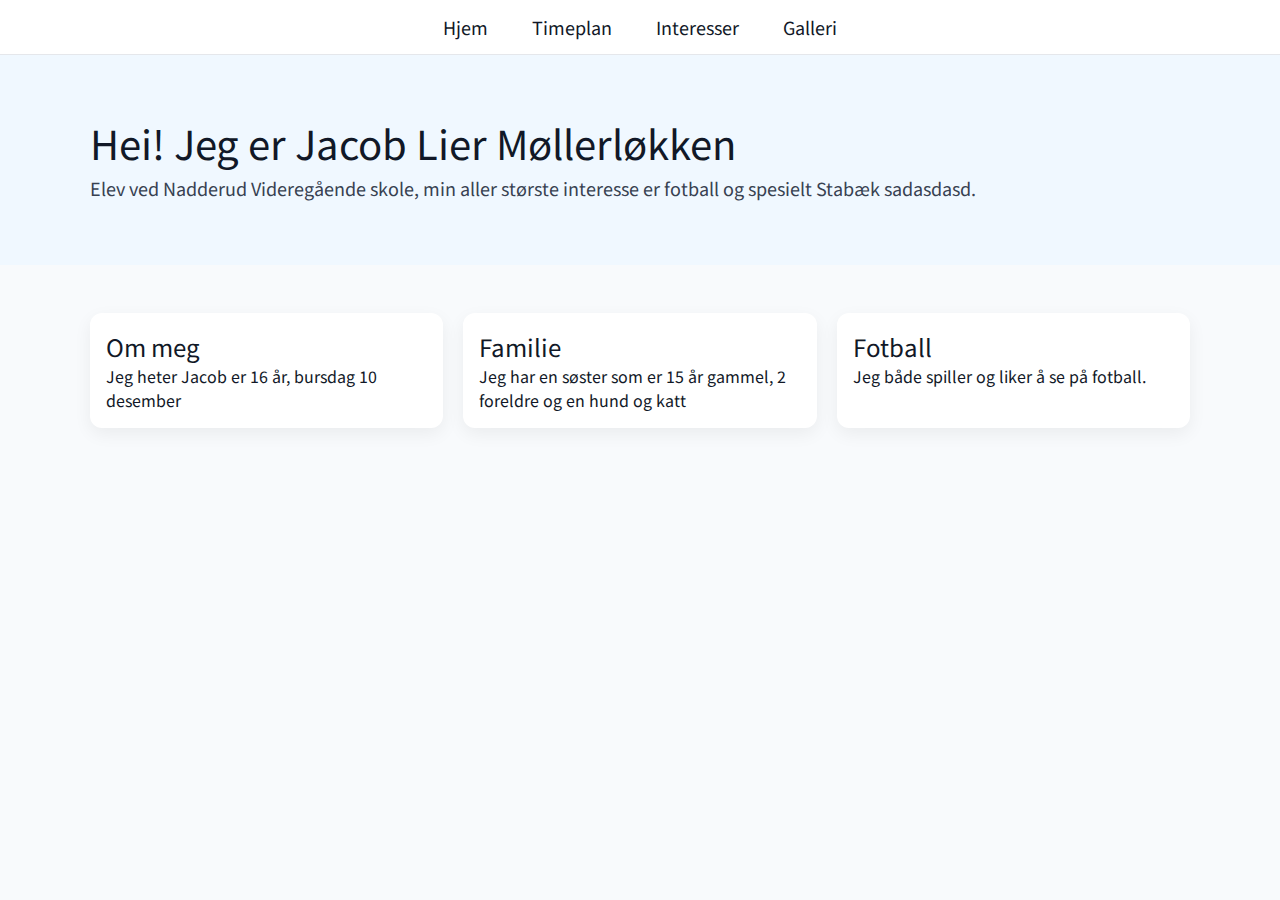
<file: Index.html>
<!DOCTYPE html>
<html lang="no">
<head>
    <meta charset="UTF-8">
    <meta name="viewport" content="width=device-width, initial-scale=1.0">
    <title>Om meg – Hjem</title>
    <meta name="description" content="Nettside om meg – hovedside med korte fakta og bilder.">
    <link rel="stylesheet" href="Style.css">
</head>
<body>
    <header>
        <nav>
            <ul>
                <li><a href="IndexMeg.html">Hjem</a></li> 
                <li><a href="Timeplan.html">Timeplan</a></li>   
                <li><a href="Stabæk.html">Interesser</a></li>
                <li><a href="BildeGalleri.html">Galleri</a></li>              
            </ul>
        </nav>
    </header>
    <main>
        <section class="hero">
            <div class="container">
                <h1 class="title">Hei! Jeg er Jacob Lier Møllerløkken</h1>
                <p class="subtitle">Elev ved Nadderud Videregående skole, min aller største interesse er fotball og spesielt Stabæk sadasdasd.</p>
            </div>
        </section>
        <section class="section">
            <div class="container cards">
                <div class="card">
                    <h2>Om meg</h2>
                    <p>Jeg heter Jacob er 16 år, bursdag 10 desember</p>
                </div>
                <div class="card">
                    <h2>Familie</h2>
                    <p>Jeg har en søster som er 15 år gammel, 2 foreldre og en hund og katt</p>
                    
                </div>
                <div class="card">
                    <h2>Fotball</h2>
                    <p>Jeg både spiller og liker å se på fotball.</p>
                </div>
            </div>
        </section>
    </main>
</body>
</html>
</file>
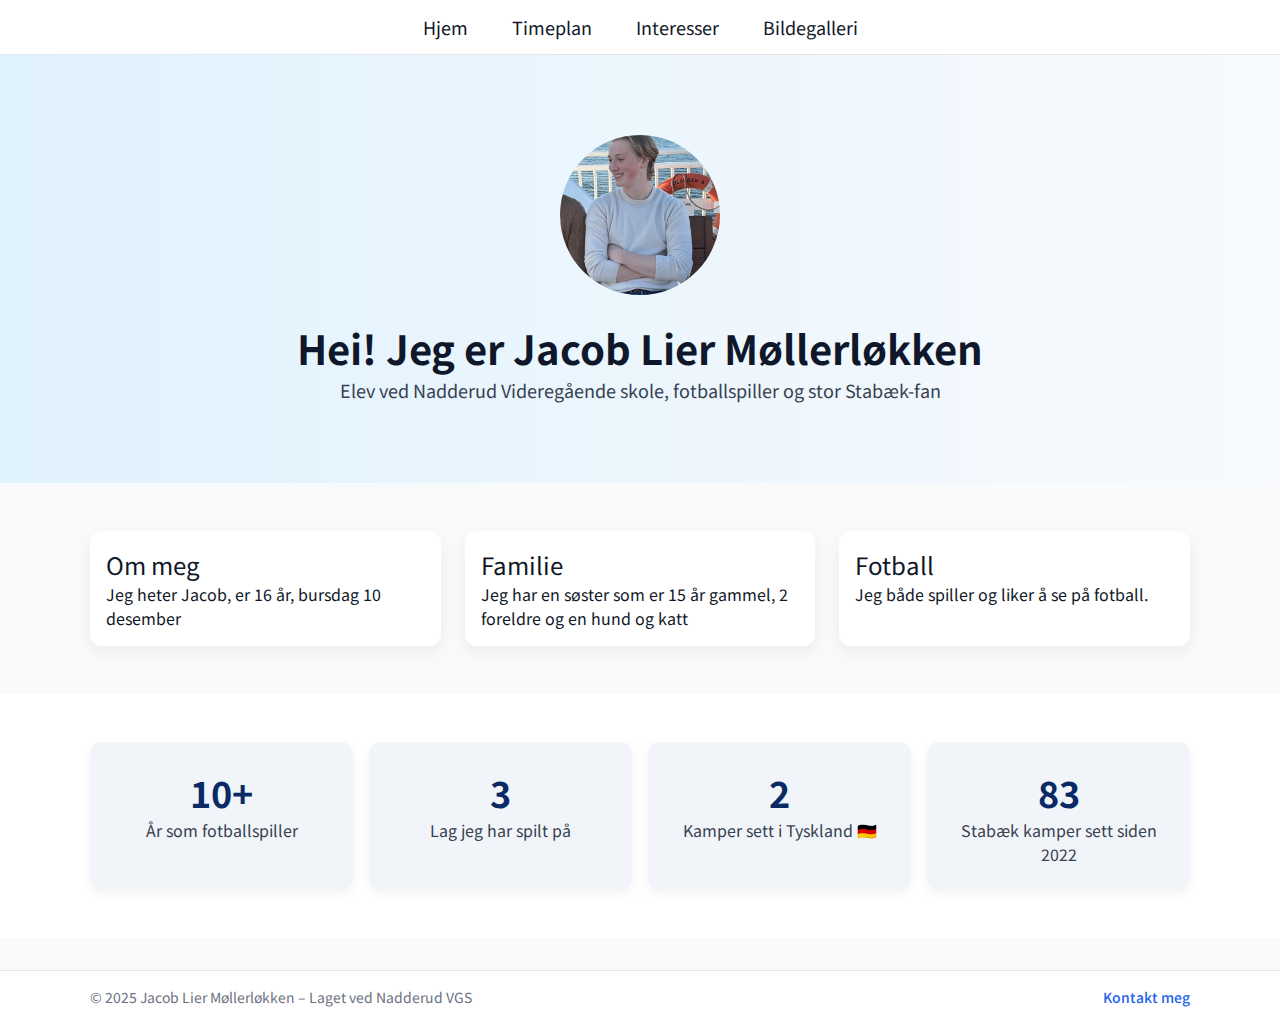
<file: index.html>
<!DOCTYPE html>
<html lang="no">
<head>
    <meta charset="UTF-8">
    <meta name="viewport" content="width=device-width, initial-scale=1.0">
    <title>Om meg – Hjem</title>
    <meta name="description" content="Nettside om meg – hovedside med korte fakta og bilder.">
    <link rel="stylesheet" href="style.css">
</head>
<body>
    <header>
        <nav>
            <ul>
                <li><a href="index.html">Hjem</a></li> 
                <li><a href="timeplan.html">Timeplan</a></li>   
                <li><a href="stabak.html">Interesser</a></li>
                <li><a href="bg.html">Bildegalleri</a></li>            
            </ul>
        </nav>
    </header>
    <main>
        <section class="hero">
            <div class="container hero-content">
                <img src="Bilder/pfpjacob.jpg" alt="Jacob Lier Møllerløkken" class="hero-img">
                <div class="hero-text">
                    <h1 class="title">Hei! Jeg er Jacob Lier Møllerløkken</h1>
                    <p class="subtitle">Elev ved Nadderud Videregående skole, fotballspiller og stor Stabæk-fan</p>
                </div>
            </div>
        </section>
        <section class="section">
            <div class="container cards">
                <div class="card">
                    <h2>Om meg</h2>
                    <p>Jeg heter Jacob, er 16 år, bursdag 10 desember</p>
                </div>
                <div class="card">
                    <h2>Familie</h2>
                    <p>Jeg har en søster som er 15 år gammel, 2 foreldre og en hund og katt</p>
                    
                </div>
                <div class="card">
                    <h2>Fotball</h2>
                    <p>Jeg både spiller og liker å se på fotball.</p>
                </div>
            </div>
        </section>
        <section class="section stats">
            <div class="container grid grid-3">
                <div class="stat-card">
                    <h3>10+</h3>
                    <p>År som fotballspiller</p>
                </div>
                <div class="stat-card">
                    <h3>3</h3>
                    <p>Lag jeg har spilt på</p>
                </div>
                <div class="stat-card">
                    <h3>2</h3>
                    <p>Kamper sett i Tyskland 🇩🇪</p>
                </div>
                <div class="stat-card">
                    <h3>83</h3>
                    <p>Stabæk kamper sett siden 2022</p>
                </div>
            </div>
        </section>
    </main>
    <footer>
        <div class="container">
            <p>&copy; 2025 Jacob Lier Møllerløkken – Laget ved Nadderud VGS</p>
            <p><a href="mailto:jacob.mollerlokken@gmail.com">Kontakt meg</a></p>
        </div>
    </footer>
</body>
</html>
</file>
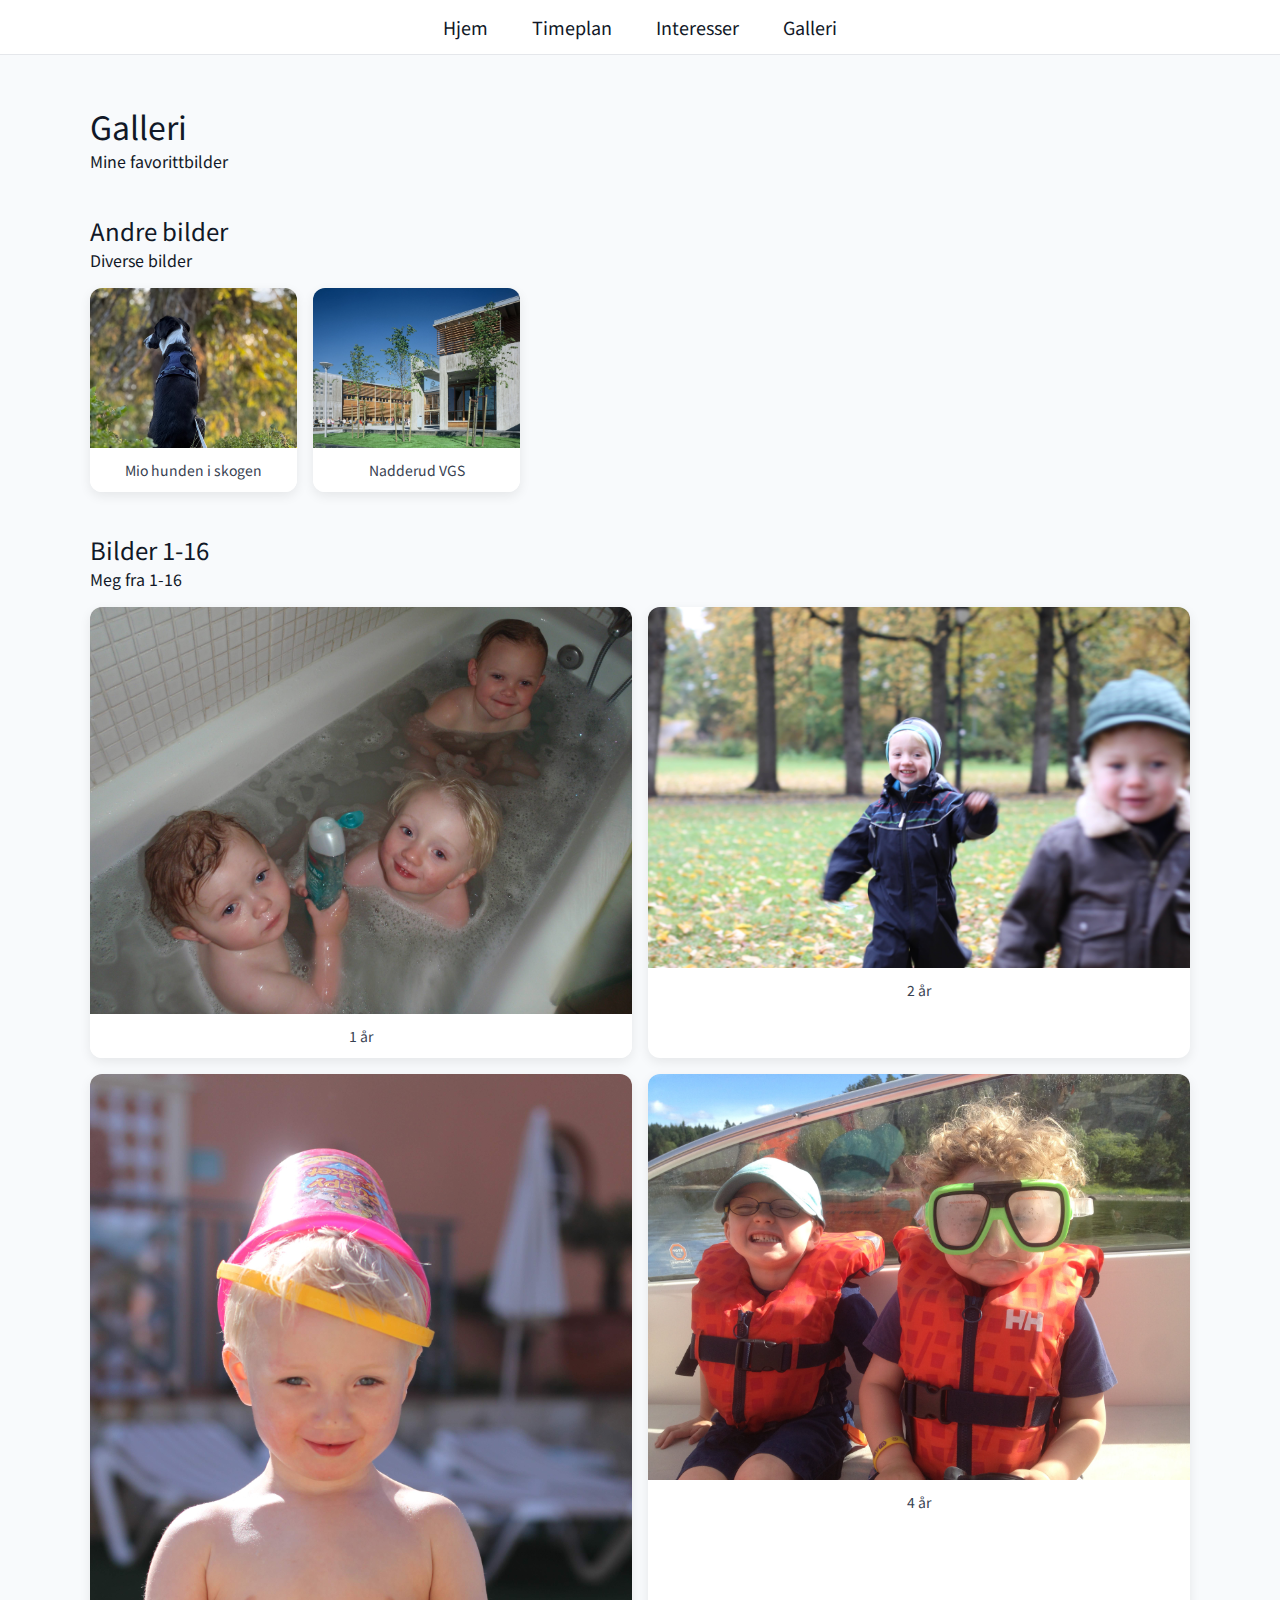
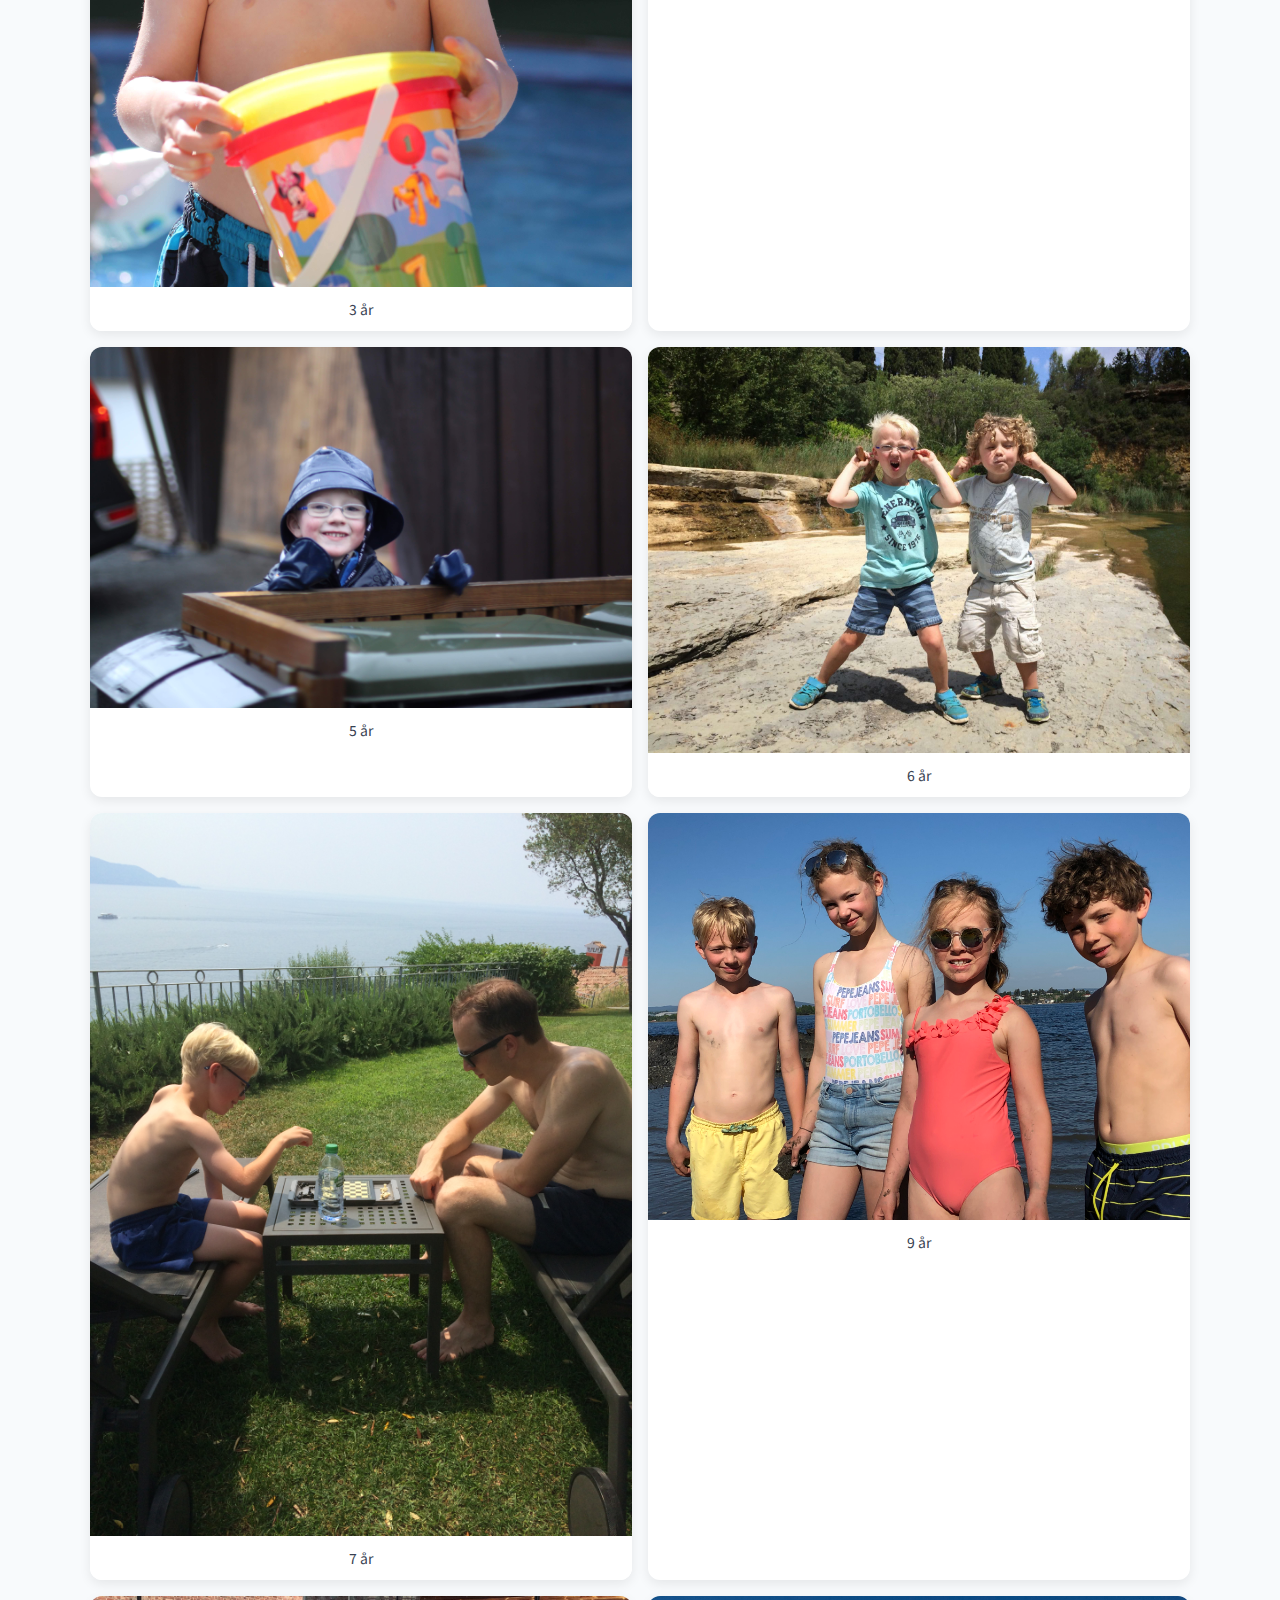
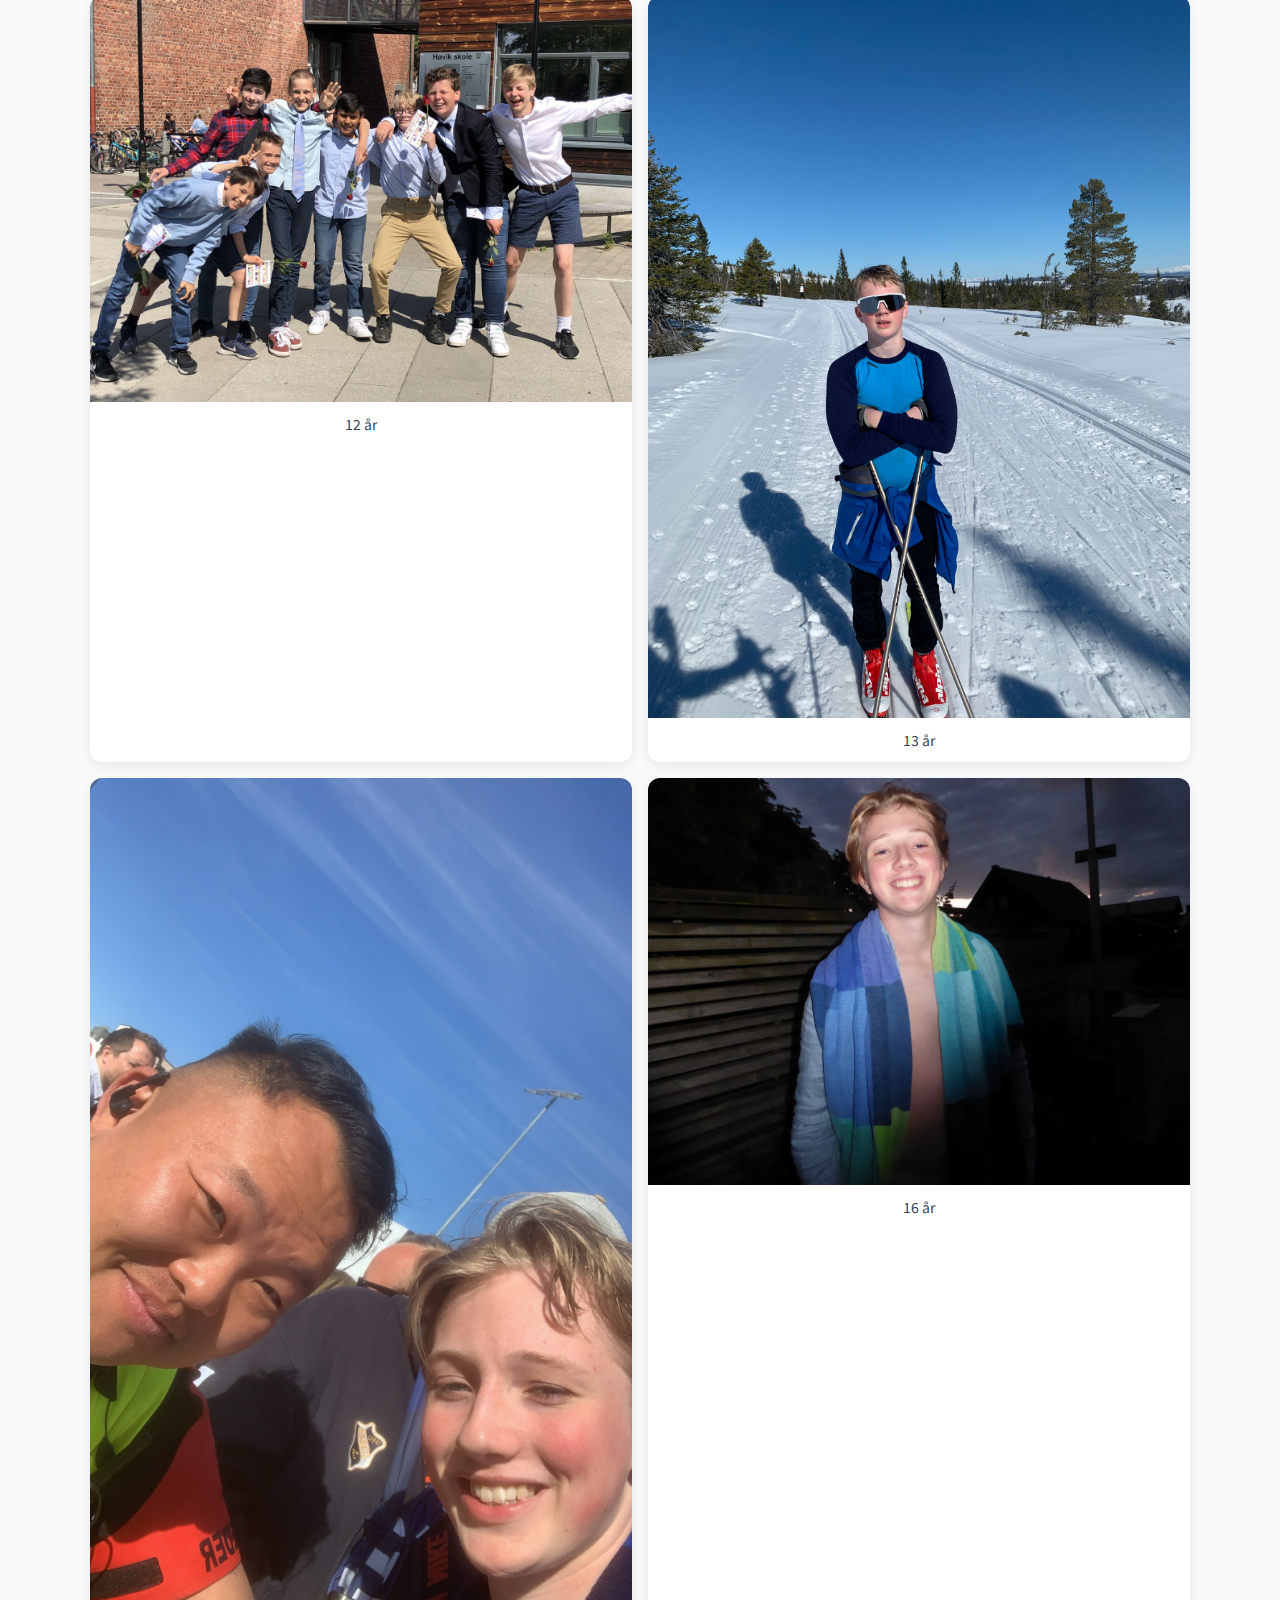
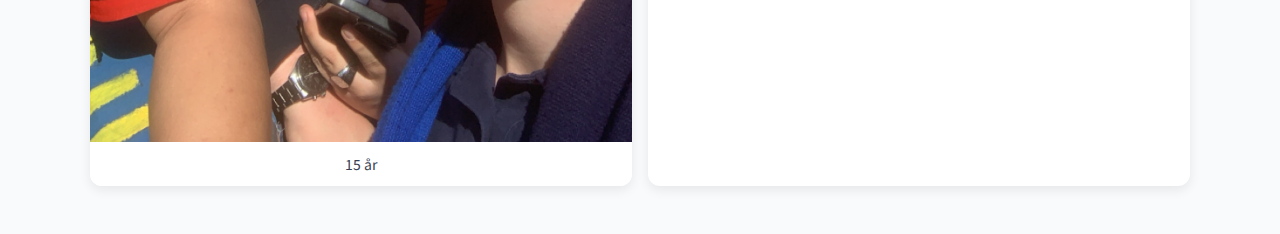
<file: BildeGalleri.html>
<!DOCTYPE html>
<html lang="no">
<head>
    <meta charset="UTF-8">
    <meta name="viewport" content="width=device-width, initial-scale=1.0">
    <title>Om meg – Galleri</title>
    <link rel="stylesheet" href="Style.css">
</head>
<body>
    <header>
        <nav>
            <ul>
                <li><a href="IndexMeg.html">Hjem</a></li> 
                <li><a href="Timeplan.html">Timeplan</a></li>   
                <li><a href="Stabæk.html">Interesser</a></li>
                <li><a href="BildeGalleri.html">Galleri</a></li>              
            </ul>
        </nav>
    </header>
    <main class="section">
        <div class="container">
            <h1>Galleri</h1>
            <p>Mine favorittbilder</p>
            
            <h2 style="margin-top: 40px;">Andre bilder</h2>
            <p>Diverse bilder</p>
            <div class="gallery-top" style="margin-top:16px;">
                <div class="gallery-item-a">
                    <img src="Bilder/Mio-hund-skog.jpg" alt="Mio hunden i skogen">
                    <p class="image-description">Mio hunden i skogen</p>
                </div>
                <div class="gallery-item-a">
                    <img src="Bilder/NadderudVGS.webp" alt="Nadderud VGS">
                    <p class="image-description">Nadderud VGS</p>
                </div>
            </div>
            
            <h2 style="margin-top: 40px;">Bilder 1-16</h2>
            <p>Meg fra 1-16</p>
            <div class="gallery-år" style="margin-top:16px;">
                <div class="gallery-item">
                    <img src="Bilder/1 år .JPG" alt="1 år">
                    <p class="image-description">1 år</p>
                </div>
                <div class="gallery-item">
                    <img src="Bilder/2år.JPG" alt="2 år">
                    <p class="image-description">2 år</p>
                </div>
                <div class="gallery-item">
                    <img src="Bilder/3år.JPG" alt="3 år">
                    <p class="image-description">3 år</p>
                </div>
                <div class="gallery-item">
                    <img src="Bilder/4år.JPG" alt="4 år">
                    <p class="image-description">4 år</p>
                </div>
                <div class="gallery-item">
                    <img src="Bilder/5år.JPG" alt="5 år">
                    <p class="image-description">5 år</p>
                </div>
                <div class="gallery-item">
                    <img src="Bilder/6år.JPG" alt="6 år">
                    <p class="image-description">6 år</p>
                </div>
                <div class="gallery-item">
                    <img src="Bilder/7år.JPG" alt="7 år">
                    <p class="image-description">7 år</p>
                </div>
                <div class="gallery-item">
                    <img src="Bilder/9år.jpg" alt="9 år">
                    <p class="image-description">9 år</p>
                </div>
                <div class="gallery-item">
                    <img src="Bilder/12år.JPG" alt="12 år">
                    <p class="image-description">12 år</p>
                </div>
                <div class="gallery-item">
                    <img src="Bilder/13.jpg" alt="13 år">
                    <p class="image-description">13 år</p>
                </div>
                <div class="gallery-item">
                    <img src="Bilder/15år.JPG" alt="15 år">
                    <p class="image-description">15 år</p>
                </div>
                <div class="gallery-item">
                    <img src="Bilder/16år.JPG" alt="16 år">
                    <p class="image-description">16 år</p>
                </div>
            </div>
        </div>
    </main>
</body>
</html>
</file>
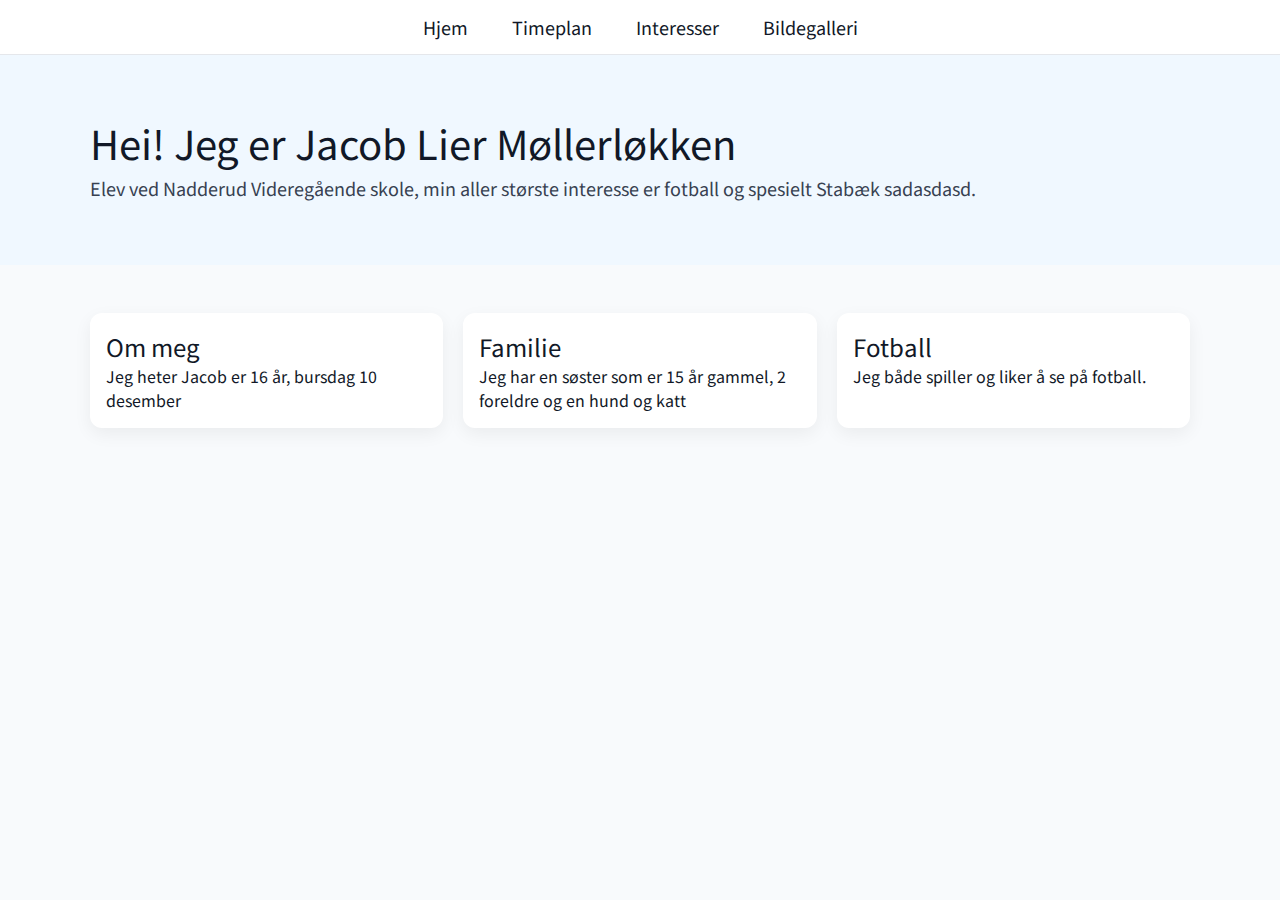
<file: indexx.html>
<!DOCTYPE html>
<html lang="no">
<head>
    <meta charset="UTF-8">
    <meta name="viewport" content="width=device-width, initial-scale=1.0">
    <title>Om meg – Hjem</title>
    <meta name="description" content="Nettside om meg – hovedside med korte fakta og bilder.">
    <link rel="stylesheet" href="Style.css">
</head>
<body>
    <header>
        <nav>
            <ul>
                <li><a href="Index.html">Hjem</a></li> 
                <li><a href="Timeplan.html">Timeplan</a></li>   
                <li><a href="stabak.html">Interesser</a></li>
                <li><a href="bg.html">Bildegalleri</a></li>            
            </ul>
        </nav>
    </header>
    <main>
        <section class="hero">
            <div class="container">
                <h1 class="title">Hei! Jeg er Jacob Lier Møllerløkken</h1>
                <p class="subtitle">Elev ved Nadderud Videregående skole, min aller største interesse er fotball og spesielt Stabæk sadasdasd.</p>
            </div>
        </section>
        <section class="section">
            <div class="container cards">
                <div class="card">
                    <h2>Om meg</h2>
                    <p>Jeg heter Jacob er 16 år, bursdag 10 desember</p>
                </div>
                <div class="card">
                    <h2>Familie</h2>
                    <p>Jeg har en søster som er 15 år gammel, 2 foreldre og en hund og katt</p>
                    
                </div>
                <div class="card">
                    <h2>Fotball</h2>
                    <p>Jeg både spiller og liker å se på fotball.</p>
                </div>
            </div>
        </section>
    </main>
</body>
</html>
</file>
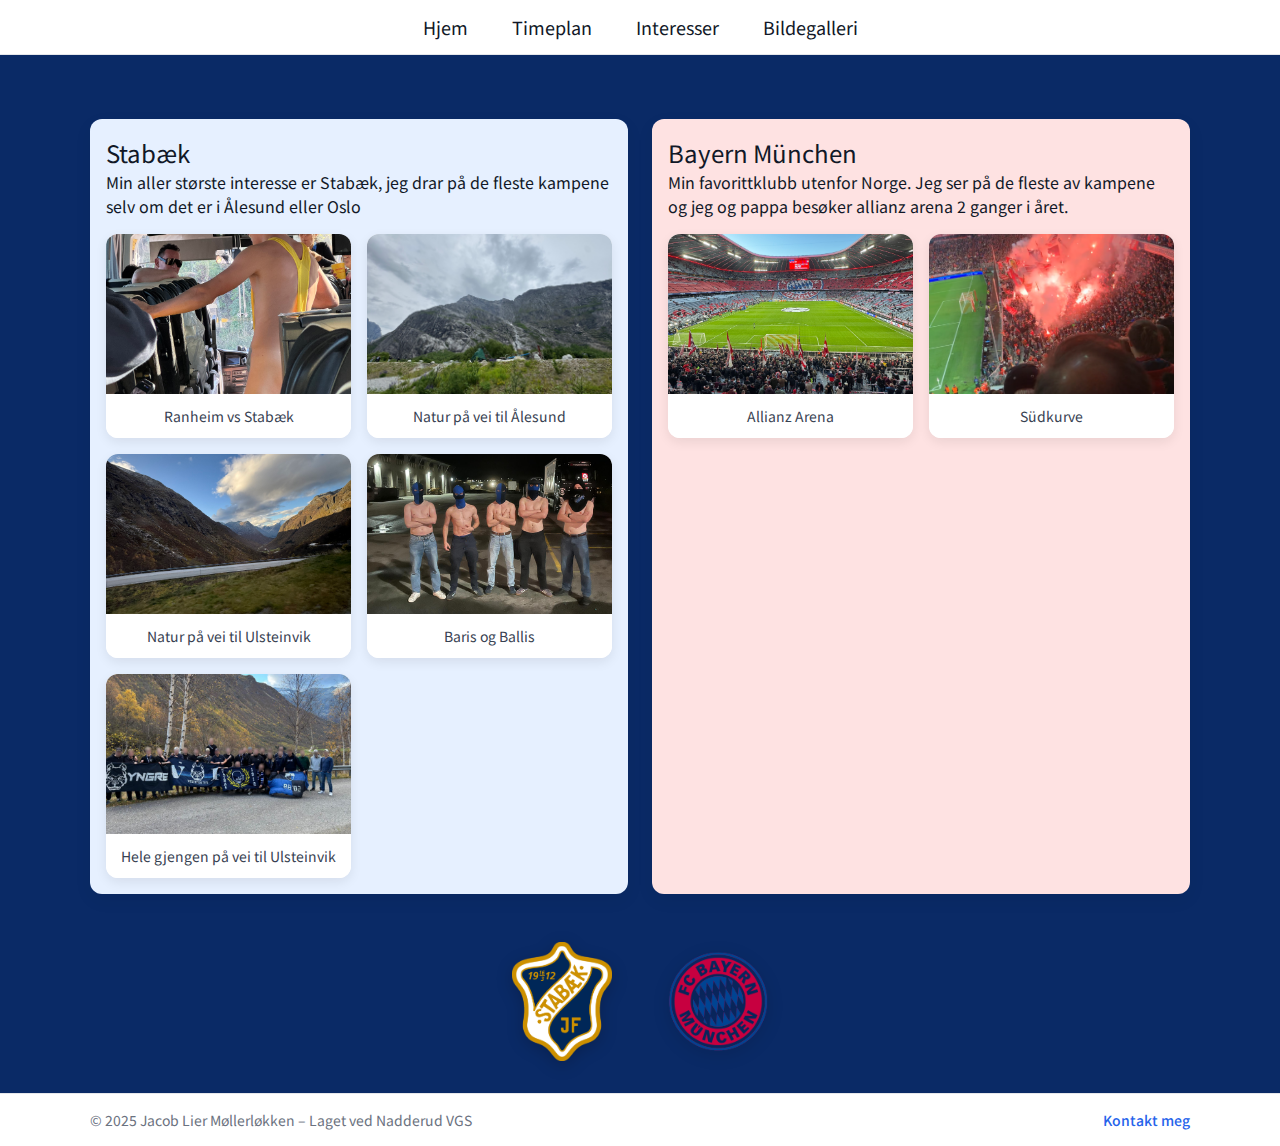
<file: stabak.html>
<!DOCTYPE html>
<html lang="no">
<head>
    <meta charset="UTF-8">
    <meta name="viewport" content="width=device-width, initial-scale=1.0">
    <title>Om meg – Interesser</title>
    <link rel="stylesheet" href="style.css">
</head>
<body class="stabak">
    <header>
        <nav>
            <ul>
                <li><a href="index.html">Hjem</a></li> 
                <li><a href="timeplan.html">Timeplan</a></li>   
                <li><a href="stabak.html">Interesser</a></li>
                <li><a href="bg.html">Bildegalleri</a></li>          
            </ul>
        </nav>
    </header>
    <main class="section">
        <div class="container">
            <div class="cards" style="margin-top:16px;">
                <div class="card">
                    <h2>Stabæk</h2>
                    <p>Min aller største interesse er Stabæk, jeg drar på de fleste kampene selv om det er i Ålesund eller Oslo</p>
                    <div class="gallery-top" style="margin-top:16px;">
                        <figure class="gallery-item-a">
                            <img src="Bilder/ranhestb.jpg" alt="Ranheim vs Stabæk">
                            <figcaption class="image-description">Ranheim vs Stabæk</figcaption>
                        </figure>
                        <figure class="gallery-item-a">
                            <img src="Bilder/naturstb1.jpg" alt="Natur Stabæk 1">
                            <figcaption class="image-description">Natur på vei til Ålesund</figcaption>
                        </figure>
                        <figure class="gallery-item-a">
                            <img src="Bilder/naturstb2.jpg" alt="Natur Stabæk 2">
                            <figcaption class="image-description">Natur på vei til Ulsteinvik</figcaption>
                        </figure>
                        <figure class="gallery-item-a">
                            <img src="Bilder/baris.JPG" alt="Baris">
                            <figcaption class="image-description">Baris og Ballis</figcaption>
                        </figure>
                        <figure class="gallery-item-a">
                            <img src="Bilder/gjengen.JPG" alt="Gjengen">
                            <figcaption class="image-description">Hele gjengen på vei til Ulsteinvik</figcaption>
                        </figure>
                    </div>
                </div>
                <div class="card bayern-card">
                    <h2>Bayern München</h2>
                    <p>Min favorittklubb utenfor Norge. Jeg ser på de fleste av kampene og jeg og pappa besøker allianz arena 2 ganger i året.</p>
                    <div class="gallery-top" style="margin-top:16px;">
                        <figure class="gallery-item-a">
                            <img src="Bilder/aarena.jpg" alt="Allianz Arena">
                            <figcaption class="image-description">Allianz Arena</figcaption>
                        </figure>
                        <figure class="gallery-item-a">
                            <img src="Bilder/bamu.PNG" alt="Bayern München">
                            <figcaption class="image-description">Südkurve</figcaption>
                        </figure>
                    </div>
                </div>
            </div>
        </div>
    </main>
    <section class="logos">
        <div class="container flex flex-center">
            <img src="Bilder/stblogo.svg.png" alt="Stabæk logo">
            <img src="Bilder/bmulogo.svg.png" alt="Bayern München logo">
        </div>
    </section>
    <footer>
        <div class="container">
            <p>&copy; 2025 Jacob Lier Møllerløkken – Laget ved Nadderud VGS</p>
            <p><a href="mailto:jacob.mollerlokken@gmail.com">Kontakt meg</a></p>
        </div>
    </footer>
</body>
</html>
</file>
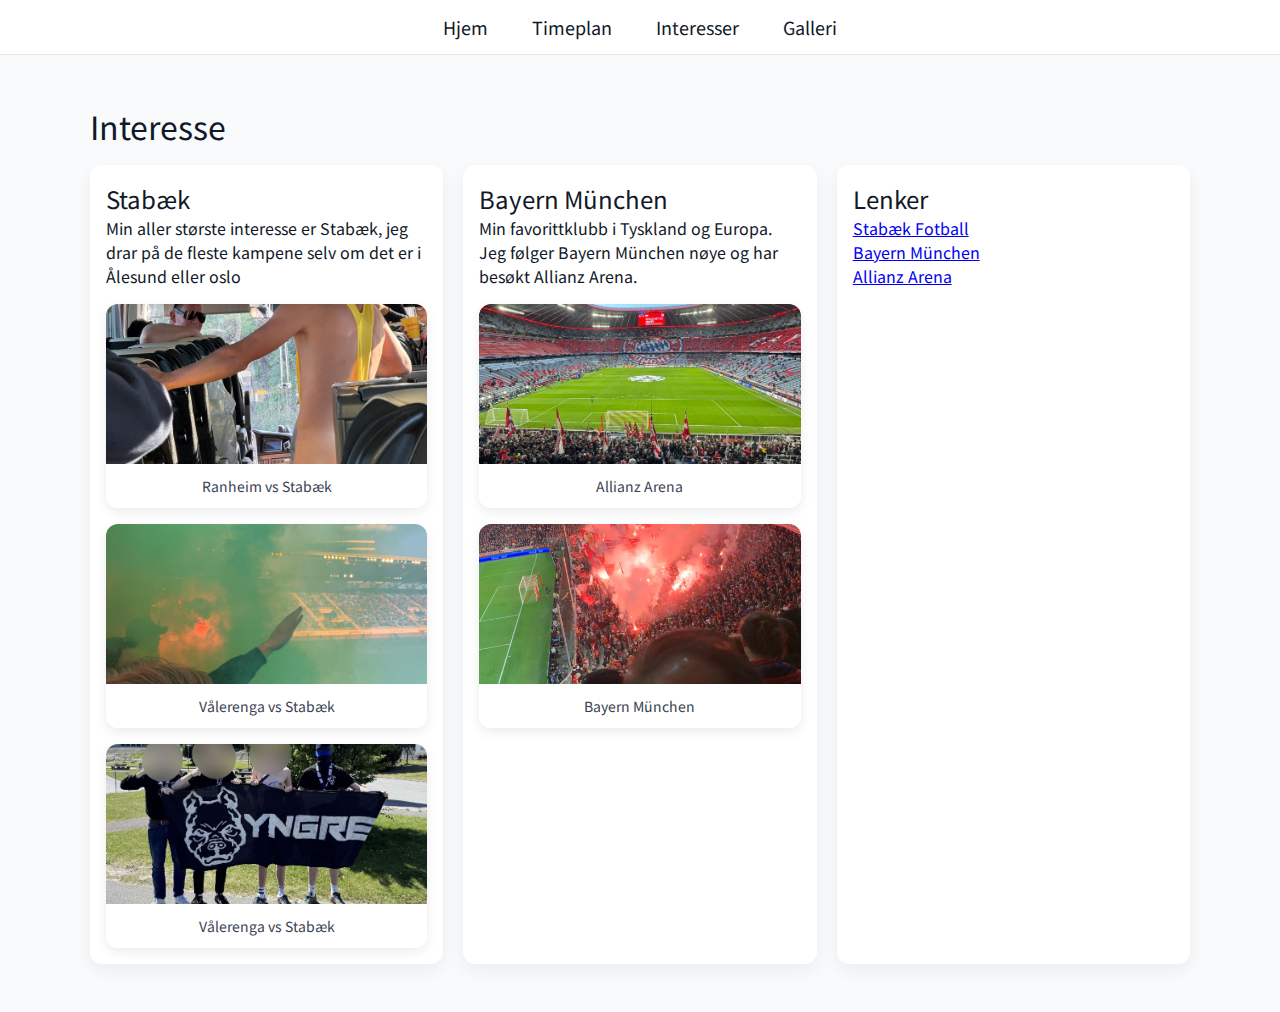
<file: Stabæk.html>
<!DOCTYPE html>
<html lang="no">
<head>
    <meta charset="UTF-8">
    <meta name="viewport" content="width=device-width, initial-scale=1.0">
    <title>Om meg – Interesser</title>
    <link rel="stylesheet" href="Style.css">
</head>
<body>
    <header>
        <nav>
            <ul>
                <li><a href="IndexMeg.html">Hjem</a></li> 
                <li><a href="Timeplan.html">Timeplan</a></li>   
                <li><a href="Stabæk.html">Interesser</a></li>
                <li><a href="BildeGalleri.html">Galleri</a></li>              
            </ul>
        </nav>
    </header>
    <main class="section">
        <div class="container">
            <h1>Interesse</h1>
            <div class="cards" style="margin-top:16px;">
                <div class="card">
                    <h2>Stabæk</h2>
                    <p>Min aller største interesse er Stabæk, jeg drar på de fleste kampene selv om det er i Ålesund eller oslo</p>
                    <div class="gallery-top" style="margin-top:16px;">
                        <div class="gallery-item-a">
                            <img src="Bilder/RanheimBSTB-Borat.jpg" alt="Ranheim vs Stabæk">
                            <p class="image-description">Ranheim vs Stabæk</p>
                        </div>
                        <div class="gallery-item-a">
                            <img src="Bilder/VålerengaBSTB.jpg" alt="Vålerenga vs Stabæk">
                            <p class="image-description">Vålerenga vs Stabæk</p>
                        </div>
                        <div class="gallery-item-a">
                            <img src="Bilder/VFYSTB.JPG" alt="Vålerenga vs Stabæk">
                            <p class="image-description">Vålerenga vs Stabæk</p>
                        </div>
                    </div>
                </div>
                <div class="card">
                    <h2>Bayern München</h2>
                    <p>Min favorittklubb i Tyskland og Europa. Jeg følger Bayern München nøye og har besøkt Allianz Arena.</p>
                    <div class="gallery-top" style="margin-top:16px;">
                        <div class="gallery-item-a">
                            <img src="Bilder/AllianzArena-BMU.jpg" alt="Allianz Arena">
                            <p class="image-description">Allianz Arena</p>
                        </div>
                        <div class="gallery-item-a">
                            <img src="Bilder/BayernMunchen.PNG" alt="Bayern München">
                            <p class="image-description">Bayern München</p>
                        </div>
                    </div>
                </div>
                <div class="card">
                    <h2>Lenker</h2>
                    <ul>
                        <li><a href="https://stabak.no" target="_blank">Stabæk Fotball</a></li>
                        <li><a href="https://fcbayern.com" target="_blank">Bayern München</a></li>
                        <li><a href="https://allianz-arena.com" target="_blank">Allianz Arena</a></li>
                    </ul>
                </div>
            </div>
        </div>
    </main>
</body>
</html>
</file>
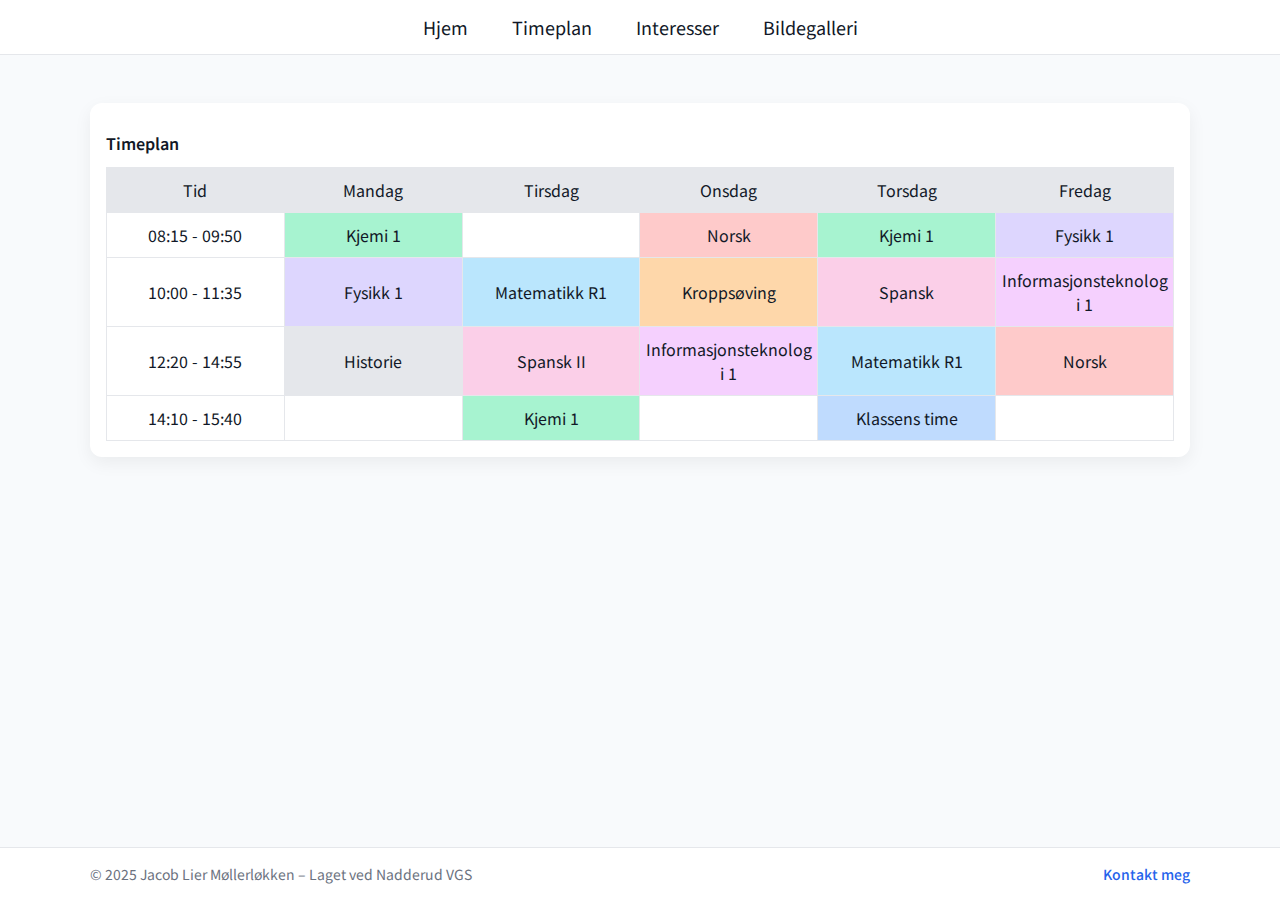
<file: timeplan.html>
<!DOCTYPE html>
<html lang="no">
    <head>
        <meta charset="UTF-8">
        <meta name="viewport" content="width=device-width, initial-scale=1.0">
        <title>Om meg - Timeplan</title>
        <link rel="stylesheet" href="style.css">
    </head>
    <body>
        <header>
            <nav>
                <ul>
                    <li><a href="index.html">Hjem</a></li> 
                    <li><a href="timeplan.html">Timeplan</a></li>   
                    <li><a href="stabak.html">Interesser</a></li>
                    <li><a href="bg.html">Bildegalleri</a></li>            
                </ul>
            </nav>
        </header>
        <main class="section">
            <div class="container card">
                    <table id="partallsuke">
                        <caption>Timeplan</caption>
                        <thead>
                            <tr>
                                <th>Tid</th>
                                <th>Mandag</th>
                                <th>Tirsdag</th>
                                <th>Onsdag</th>
                                <th>Torsdag</th>
                                <th>Fredag</th>
                            </tr>
                        </thead>
                        <tbody>
                            <tr>
                                <td>08:15 - 09:50</td>
                                <td class="Kjemi">Kjemi 1</td>
                                <td></td>
                                <td class="Norsk">Norsk</td>
                                <td class="Kjemi">Kjemi 1</td>
                                <td class="Fysikk">Fysikk 1</td>
                            </tr>
                            <tr>
                                <td>10:00 - 11:35</td>
                                <td class="Fysikk">Fysikk 1</td>
                                <td class="Matematikk">Matematikk R1</td>
                                <td class="Kroppsøving">Kroppsøving</td>
                                <td class="Spansk">Spansk</td>
                                <td class="Informasjonsteknologi">Informasjonsteknologi 1</td>
                            </tr>
                            <tr>
                                <td>12:20 - 14:55</td>
                                <td class="Historie">Historie</td>
                                <td class="Spansk">Spansk II</td>
                                <td class="Informasjonsteknologi">Informasjonsteknologi 1</td>
                                <td class="Matematikk">Matematikk R1</td>
                                <td class="Norsk">Norsk</td>
                            </tr>
                            <tr>
                                <td>14:10 - 15:40</td>
                                <td></td>
                                <td class="Kjemi">Kjemi 1</td>
                                <td></td>
                                <td class="KT">Klassens time</td>
                                <td></td>
                            </tr>
                </table>
            </div>
        </main>
        <footer>
            <div class="container">
                <p>&copy; 2025 Jacob Lier Møllerløkken – Laget ved Nadderud VGS</p>
                <p><a href="mailto:jacob.mollerlokken@gmail.com">Kontakt meg</a></p>
            </div>
        </footer>
    </body>
</html>
</file>
<file: Style.css>
@import url('https://fonts.googleapis.com/css2?family=Noto+Sans+JP:wght@100..900&family=Roboto:ital,wght@0,100..900;1,100..900&display=swap');
body {
    box-sizing: border-box;
    font-size: 16px;
    font-family: "Noto Sans JP", sans-serif;
    color: #111827;
    background-color: #f8fafc;
}
* {
    box-sizing: inherit;
    margin: 0;
    padding: 0;
    font-weight: normal;
}
ol, ul {
    list-style: none;
}
img {
    max-width: 100%;
    height: auto;
    display: block;
}
/* Layout helpers */
.container {
    width: min(1100px, 92%);
    margin: 0 auto;
}
.section {
    padding: 48px 0;
}
.grid {
    display: grid;
    gap: 16px;
}
.grid-3 {
    grid-template-columns: repeat(auto-fit, minmax(220px, 1fr));
}
.flex {
    display: flex;
    gap: 16px;
}
.flex-center {
    align-items: center;
    justify-content: center;
}
.cards {
    display: grid;
    grid-template-columns: repeat(auto-fit, minmax(260px, 1fr));
    gap: 20px;
}
.card {
    background: #ffffff;
    border-radius: 12px;
    box-shadow: 0 6px 18px rgba(0,0,0,0.06);
    padding: 16px;
}
/* Header / Navbar */
nav{
    background-color: #fff;
    border-bottom: 1px solid #e5e7eb;
}
nav a{
    text-decoration: none;
    color: #111827;
    padding: 8px 12px;
    font-size: 18px;
}
nav ul{
    display: flex;
    justify-content: center;
    gap: 20px;
    padding: 14px 0;
}
a:hover{
    background-color: #111827;
    color: #ffffff;
    border-radius: 8px;
    transition: 500ms;
}
/* Hero */
.hero {
    background-color: aliceblue;
    padding: 64px 0;
}
.hero .title {
    font-size: 40px;
    line-height: 1.2;
    margin-bottom: 8px;
}
.hero .subtitle {
    font-size: 18px;
    color: #374151;
}
/* Galleri */
.gallery-top{
    display: grid;
    grid-template-columns: repeat(auto-fill, minmax(200px, 1fr));
    gap: 16px;
}
.gallery-år{
    display: grid;
    grid-template-columns: repeat(auto-fill, minmax(500px, 1fr));
    gap: 16px;
}

.gallery-item, .gallery-item-a {
    background: #ffffff;
    border-radius: 12px;
    box-shadow: 0 4px 12px rgba(0,0,0,0.08);
    overflow: hidden;
}
.gallery-item-a img {
    width: 100%;
    height: 160px;
    object-fit: cover;
    border-radius: 0;
}
.gallery-item img {
    width: 100%;
    height: 400;
    object-fit: cover;
    border-radius: 0;
}
.image-description {
    padding: 12px;
    font-size: 14px;
    color: #374151;
    text-align: center;
    margin: 0;
    background: #ffffff;
}
/* Timeplan */
table {
    width: 100%;
    border-collapse: collapse;
    table-layout: fixed;
}
thead th {
    background: #e5e7eb;
    color: #111827;
}
th, td {
    border: 1px solid #e5e7eb;
    padding: 10px 4px;
    text-align: center;
    vertical-align: middle;
    word-wrap: break-word;
}
caption {
    caption-side: top;
    text-align: left;
    font-weight: 600;
    margin: 12px 0;
    color: #111827;
}
.Kjemi { background-color: #a7f3d0; }
.Norsk { background-color: #fecaca; }
.KT { background-color: #bfdbfe; }
.Fysikk { background-color: #ddd6fe; }
.Kroppsøving { background-color: #fed7aa; }
.Spansk { background-color: #fbcfe8; }
.Informasjonsteknologi { background-color: #f5d0fe; }
.Historie { background-color: #e5e7eb; }
.Matematikk { background-color: #bae6fd; }

/* Footer */
footer {
    border-top: 1px solid #e5e7eb;
    background: #ffffff;
    padding: 16px 0;
    margin-top: 32px;
    color: #6b7280;
    font-size: 14px;
}
</file>
<file: style.css>
@import url('https://fonts.googleapis.com/css2?family=Noto+Sans+JP:wght@100..900&family=Roboto:ital,wght@0,100..900;1,100..900&display=swap');
html, body {
    height: 100%;
}
body {
    box-sizing: border-box;
    font-size: 16px;
    font-family: "Noto Sans JP", sans-serif;
    color: #111827;
    background-color: #f8fafc;
    display: flex;
    flex-direction: column;
}
main {
    flex: 1;
}
* {
    box-sizing: inherit;
    margin: 0;
    padding: 0;
    font-weight: normal;
}
ol, ul {
    list-style: none;
}
img {
    max-width: 100%;
    height: auto;
    display: block;
}
figure {
    margin: 0;
}
.stabak {
    background-color: #0a2a66;
}
.container {
    width: min(1100px, 92%);
    margin: 0 auto;
}
.section {
    padding: 48px 0;
}
.grid {
    display: grid;
    gap: 16px;
}
.grid-3 {
    grid-template-columns: repeat(auto-fit, minmax(220px, 1fr));
}
.flex {
    display: flex;
    gap: 16px;
}
.flex-center {
    align-items: center;
    justify-content: center;
}
.cards {
    display: grid;
    grid-template-columns: repeat(auto-fit, minmax(260px, 1fr));
    gap: 24px;
}
.card {
    background: #ffffff;
    border-radius: 12px;
    box-shadow: 0 6px 18px rgba(0,0,0,0.06);
    padding: 16px;
}
.card ul li a {
    color: #1d4ed8;
    font-weight: 500;
}
.card ul li a:hover {
    text-decoration: underline;
}
.stabak .card { 
    background: #e6f0ff; 
}
.stabak .bayern-card { 
    background: #fee2e2; 
}
.logos img {
    width: 100px;
    height: auto;
    margin: 0 20px;
    filter: drop-shadow(0 4px 8px rgba(0,0,0,0.2));
    transition: transform 0.3s ease;
}
.logos img:hover {
    transform: scale(1.1);
}
/* Header / Navbar */
nav{
    background-color: #fff;
    border-bottom: 1px solid #e5e7eb;
}
nav a{
    text-decoration: none;
    color: #111827;
    padding: 8px 12px;
    font-size: 18px;
}
nav ul{
    display: flex;
    justify-content: center;
    gap: 20px;
    padding: 14px 0;
}
a:hover{
    background-color: #111827;
    color: #ffffff;
    border-radius: 8px;
    transition: 500ms;
}
/* Hero */
.hero {
    background: linear-gradient(to right, #e0f2fe, #f8fafc);
    padding: 80px 0;
}

.hero-content {
    display: flex;
    flex-direction: column;
    align-items: center;
    text-align: center;
    gap: 24px;
}

.hero-img {
    width: 160px;
    height: 160px;
    border-radius: 50%;
    object-fit: cover;
    animation: float 4s ease-in-out infinite;
}

@keyframes float {
    0%, 100% { transform: translateY(0); }
    50% { transform: translateY(-6px); }
}

.hero .title {
    font-size: 40px;
    font-weight: 700;
    color: #0f172a;
}

.hero .subtitle {
    font-size: 18px;
    color: #374151;
    max-width: 700px;
}
.stats {
    background: #ffffff;
    text-align: center;
}

.stat-card {
    background: #f1f5f9;
    border-radius: 12px;
    padding: 24px;
    box-shadow: 0 4px 12px rgba(0,0,0,0.05);
}
.stat-card h3 {
    font-size: 36px;
    font-weight: 700;
    color: #0a2a66;
}

.stat-card p {
    color: #374151;
    font-size: 16px;
}
footer {
    border-top: 1px solid #e5e7eb;
    background: #ffffff;
    padding: 24px 0;
    margin-top: 48px;
    font-size: 14px;
    color: #6b7280;
}

footer .container {
    display: flex;
    flex-direction: column;
    align-items: center;
    gap: 8px;
    text-align: center;
}

footer a {
    color: #2563eb;
    text-decoration: none;
    font-weight: 500;
}

footer a:hover {
    text-decoration: underline;
}
/*galleri */
.gallery-top{
    display: grid;
    grid-template-columns: repeat(auto-fill, minmax(200px, 1fr));
    gap: 16px;
}
.gallery-år{
    display: grid;
    grid-template-columns: repeat(auto-fill, minmax(500px, 1fr));
    gap: 16px;
}

.gallery-item, .gallery-item-a {
    background: #ffffff;
    border-radius: 12px;
    box-shadow: 0 4px 12px rgba(0,0,0,0.08);
    overflow: hidden;
}
.gallery-item-a img {
    width: 100%;
    height: 160px;
    object-fit: cover;
    border-radius: 0;
}
.gallery-item img {
    width: 100%;
    height: 400px;
    object-fit: cover;
    border-radius: 0;
}
.gallery-item:hover img {
    transform: scale(1.02);
    transition: transform 0.3s ease;
}
.image-description {
    padding: 12px;
    font-size: 14px;
    color: #374151;
    text-align: center;
    margin: 0;
    background: #ffffff;
}
figcaption.image-description {
    padding: 12px;
    font-size: 14px;
    color: #374151;
    text-align: center;
    background: #ffffff;
}
.gallery-intro {
    text-align: center;
    max-width: 700px;
    margin: 0 auto 32px;
}

.gallery-intro h2 {
    font-size: 32px;
    font-weight: 700;
    color: #0a2a66;
    margin-bottom: 12px;
}

.gallery-intro p {
    color: #374151;
    font-size: 16px;
    line-height: 1.6;
    margin-bottom: 16px;
}

/* Timeplan */
table {
    width: 100%;
    border-collapse: collapse;
    table-layout: fixed;
}
thead th {
    background: #e5e7eb;
    color: #111827;
}
th, td {
    border: 1px solid #e5e7eb;
    padding: 10px 4px;
    text-align: center;
    vertical-align: middle;
    word-wrap: break-word;
}
caption {
    caption-side: top;
    text-align: left;
    font-weight: 600;
    margin: 12px 0;
    color: #111827;
}
.Kjemi { background-color: #a7f3d0; }
.Norsk { background-color: #fecaca; }
.KT { background-color: #bfdbfe; }
.Fysikk { background-color: #ddd6fe; }
.Kroppsøving { background-color: #fed7aa; }
.Spansk { background-color: #fbcfe8; }
.Informasjonsteknologi { background-color: #f5d0fe; }
.Historie { background-color: #e5e7eb; }
.Matematikk { background-color: #bae6fd; }

/* Footer */
footer {
    border-top: 1px solid #e5e7eb;
    background: #ffffff;
    padding: 16px 0;
    margin-top: 32px;
    color: #6b7280;
    font-size: 14px;
}

/* for å fikse mobilvisning, fikk hjelp av Divy */
@media (max-width: 640px) {
    nav ul {
        flex-wrap: wrap;
        gap: 12px;
        padding: 10px 0;
    }
    nav a {
        font-size: 16px;
        padding: 6px 10px;
    }
    .hero {
        padding: 40px 0;
    }
    .hero .title {
        font-size: 28px;
    }
    .hero .subtitle {
        font-size: 16px;
    }
    .section {
        padding: 32px 0;
    }
}
@media (min-width: 768px) {
    footer .container {
        flex-direction: row;
        justify-content: space-between;
        text-align: left;
    }
}
</file>
